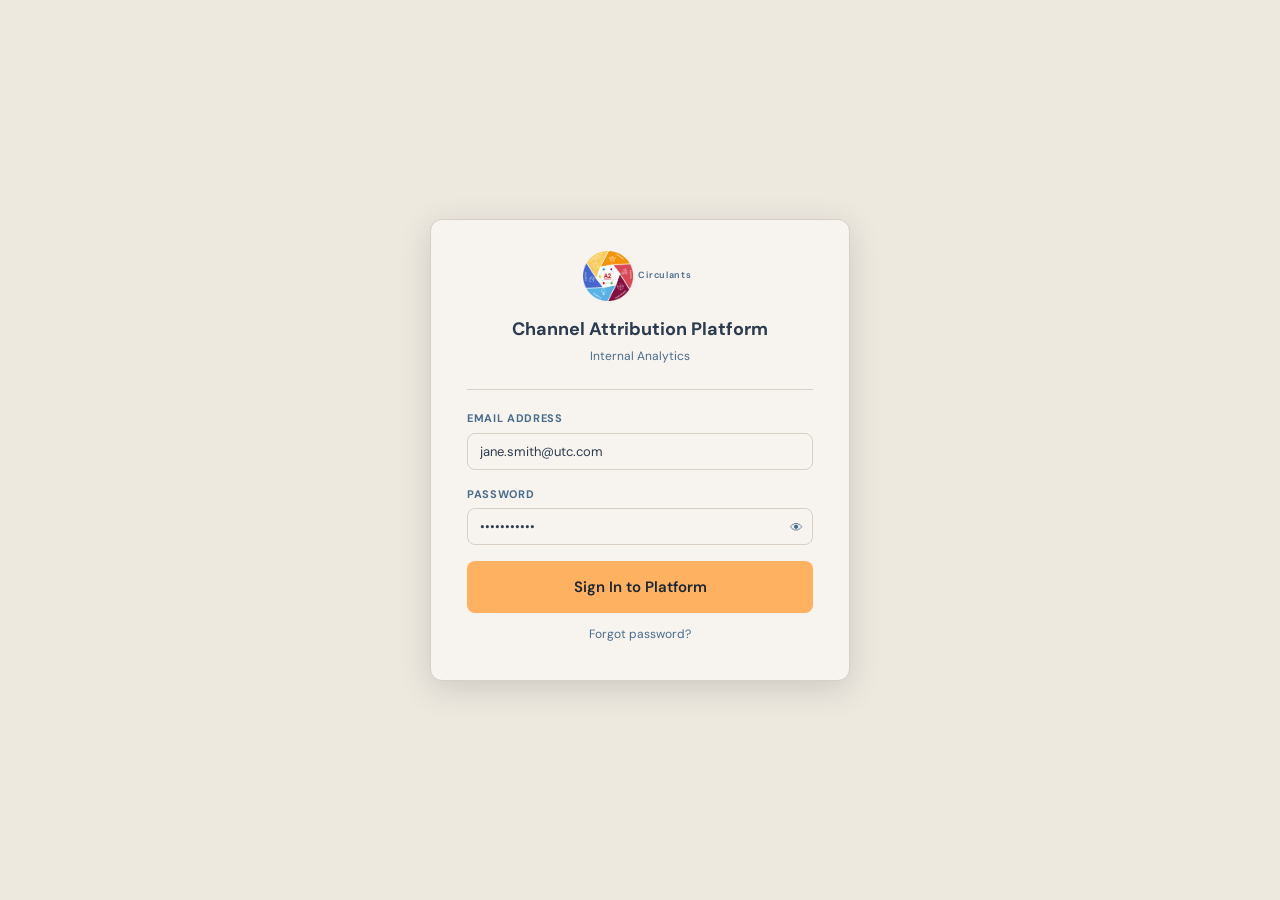
<file: frontend/index.html>
<!DOCTYPE html>
<html lang="en">

<head>
  <meta charset="UTF-8">
  <meta name="viewport" content="width=device-width, initial-scale=1.0">
  <title>UTC Channel Attribution Platform</title>
  <link rel="stylesheet" href="assets/css/main.css">
  <style>
    @keyframes spin {
      to {
        transform: rotate(360deg);
      }
    }
  </style>
</head>

<body>

  <!-- ── LOGIN SCREEN (overlays everything) ── -->
  <div id="screen-login">
    <!-- populated by JS -->
  </div>

  <!-- ── APP SHELL ── -->
  <div id="shell" class="hidden">
    <div id="app">

      <!-- NAVBAR -->
      <nav class="navbar">
        <!-- <a class="navbar-brand" href="#" onclick="return false"> -->
        <!-- <div class="navbar-logo">UTC</div> -->
        <img src="assets/img/logo.png" alt="Logo" class="navbar-logo" style="width: 40px; height: auto;">
        <span class="navbar-wordmark">Circulants</span>
        </a>
        <div class="navbar-divider"></div>
        <span class="navbar-title">Channel Attribution Platform</span>
        <div class="navbar-actions">
          <button class="navbar-btn" title="Notifications"
            onclick="toast.show('No new notifications','info')">🔔</button>
          <button class="navbar-btn" title="Documentation"
            onclick="toast.show('Opening documentation…','info')">📖</button>
          <span class="navbar-user" id="nav-user-name">Jane Smith</span>
          <div class="navbar-avatar" id="nav-avatar" title="Profile">JS</div>
          <button class="navbar-btn" title="Sign out" onclick="signOut()">⎋</button>
        </div>
      </nav>

      <!-- STEPPER -->
      <div class="stepper-bar" id="stepper-bar">
        <!-- populated by stepper.render() -->
      </div>

      <!-- BODY -->
      <div class="body-wrap">

        <!-- SIDEBAR -->
        <aside class="sidebar">
          <div class="sidebar-header">
            <button class="btn-new-scenario" onclick="appState.setStep(4);stepper.update(4)">
              + New Scenario
            </button>
          </div>
          <div class="sidebar-section-label">Scenario History</div>
          <div class="sidebar-scenarios" id="sidebar-scenarios">
            <!-- populated by sidebar.render() -->
          </div>
          <div class="sidebar-footer">
            <div class="comparison-hint" id="comparison-hint">
              Pin scenarios to compare side-by-side
            </div>
          </div>
        </aside>

        <!-- MAIN CONTENT -->
        <main class="main-content" id="main-content">
          <!-- populated by router -->
        </main>

      </div><!-- /.body-wrap -->

    </div><!-- /#app -->

    <!-- RUNNING DRAWER -->
    <div class="running-drawer" id="running-drawer">
      <span style="font-size:14px;color:var(--amber)">⏱</span>
      <div>
        <div class="running-drawer-label" id="drawer-scenario-name">Running scenario…</div>
        <div style="font-size:10px;color:var(--oatmeal)" id="drawer-message">Queued…</div>
      </div>
      <div class="running-drawer-progress">
        <div class="progress-wrap">
          <div class="progress-fill" id="drawer-progress" style="width:0%"></div>
        </div>
      </div>
      <span class="running-drawer-meta" id="drawer-elapsed">Elapsed: 00:00</span>
      <button class="running-drawer-close" onclick="runningDrawer.hide()">✕</button>
    </div>

  </div><!-- /#shell -->

  <!-- ── SCRIPTS ── -->
  <script src="data/mock-data.js"></script>
  <script src="src/state.js"></script>
  <script src="src/Ui.js"></script>
  <script src="src/charts.js"></script>
  <script src="src/Screen.js"></script>
  <script src="src/app.js"></script>

</body>

</html>
</file>
<file: frontend/assets/css/main.css>
@import url('https://fonts.googleapis.com/css2?family=DM+Sans:ital,opsz,wght@0,9..40,300;0,9..40,400;0,9..40,500;0,9..40,600;0,9..40,700;1,9..40,400&family=DM+Mono:wght@300;400;500&display=swap');

:root {
  --palladian: #EEE9DF;
  --oatmeal: #C9C1B1;
  --blue: #2C3B4D;
  --truffle: #1B2632;
  --amber: #FFB162;
  --flame: #A35139;
  --blue-mid: #4A6B8A;
  --blue-lt: #7FA3C0;
  --sand: #D8D0C4;
  --card: #F7F4EF;

  --font-main: 'DM Sans', sans-serif;
  --font-mono: 'DM Mono', monospace;

  --radius-sm: 4px;
  --radius-md: 8px;
  --radius-lg: 12px;
  --radius-pill: 999px;

  --shadow-sm: 0 1px 3px rgba(27, 38, 50, 0.08);
  --shadow-md: 0 4px 16px rgba(27, 38, 50, 0.12);
  --shadow-lg: 0 8px 32px rgba(27, 38, 50, 0.16);

  --nav-h: 52px;
  --stepper-h: 56px;
  --sidebar-w: 240px;

  --transition: 0.18s ease;
}

*,
*::before,
*::after {
  box-sizing: border-box;
  margin: 0;
  padding: 0;
}

html {
  height: 100%;
}

body {
  font-family: var(--font-main);
  background: var(--palladian);
  color: var(--blue);
  height: 100%;
  overflow: hidden;
  font-size: 14px;
  line-height: 1.5;
  -webkit-font-smoothing: antialiased;
}

/* ── SCROLLBAR ── */
::-webkit-scrollbar {
  width: 6px;
  height: 6px;
}

::-webkit-scrollbar-track {
  background: var(--palladian);
}

::-webkit-scrollbar-thumb {
  background: var(--oatmeal);
  border-radius: 3px;
}

::-webkit-scrollbar-thumb:hover {
  background: var(--blue-mid);
}

/* ── APP SHELL ── */
#app {
  display: flex;
  flex-direction: column;
  height: 100vh;
}

/* ── NAVBAR ── */
.navbar {
  height: var(--nav-h);
  background: var(--truffle);
  display: flex;
  align-items: center;
  padding: 0 20px;
  gap: 16px;
  flex-shrink: 0;
  z-index: 100;
  border-bottom: 1px solid rgba(255, 255, 255, 0.06);
}

.navbar-brand {
  display: flex;
  align-items: center;
  gap: 10px;
  text-decoration: none;
}

.navbar-logo {
  width: 28px;
  height: 28px;
  /* background: var(--amber); */
  border-radius: 6px;
  display: flex;
  align-items: center;
  justify-content: center;
  font-size: 13px;
  font-weight: 700;
  color: var(--truffle);
  flex-shrink: 0;
}

.navbar-wordmark {
  font-size: 13px;
  font-weight: 600;
  color: #fff;
  letter-spacing: 0.02em;
}

.navbar-divider {
  width: 1px;
  height: 20px;
  background: rgba(255, 255, 255, 0.15);
}

.navbar-title {
  font-size: 12px;
  color: var(--palladian);
  opacity: 0.7;
  font-weight: 500;
  flex: 1;
}

.navbar-actions {
  display: flex;
  align-items: center;
  gap: 8px;
  margin-left: auto;
}

.navbar-btn {
  width: 32px;
  height: 32px;
  background: transparent;
  border: 1px solid rgba(255, 255, 255, 0.12);
  border-radius: var(--radius-md);
  color: rgba(255, 255, 255, 0.6);
  cursor: pointer;
  display: flex;
  align-items: center;
  justify-content: center;
  font-size: 14px;
  transition: var(--transition);
}

.navbar-btn:hover {
  background: rgba(255, 255, 255, 0.08);
  color: #fff;
}

.navbar-avatar {
  width: 32px;
  height: 32px;
  background: var(--amber);
  border-radius: var(--radius-pill);
  display: flex;
  align-items: center;
  justify-content: center;
  font-size: 12px;
  font-weight: 700;
  color: var(--truffle);
  cursor: pointer;
}

.navbar-user {
  font-size: 12px;
  color: rgba(255, 255, 255, 0.6);
}

/* ── STEPPER ── */
.stepper-bar {
  height: var(--stepper-h);
  background: var(--card);
  border-bottom: 1px solid var(--sand);
  display: flex;
  align-items: center;
  padding: 0 20px;
  gap: 0;
  flex-shrink: 0;
  overflow-x: auto;
  overflow-y: hidden;
}

.stepper-bar::-webkit-scrollbar {
  height: 0;
}

.step-item {
  display: flex;
  align-items: center;
  gap: 0;
  flex-shrink: 0;
  cursor: pointer;
}

.step-inner {
  display: flex;
  align-items: center;
  gap: 8px;
  padding: 4px 8px;
  border-radius: var(--radius-md);
  transition: var(--transition);
}

.step-item:not(.locked) .step-inner:hover {
  background: var(--palladian);
}

.step-dot {
  width: 26px;
  height: 26px;
  border-radius: var(--radius-pill);
  display: flex;
  align-items: center;
  justify-content: center;
  font-size: 11px;
  font-weight: 700;
  flex-shrink: 0;
  transition: var(--transition);
}

.step-item.completed .step-dot {
  background: var(--amber);
  color: var(--truffle);
}

.step-item.active .step-dot {
  background: var(--blue);
  color: #fff;
  box-shadow: 0 0 0 3px rgba(44, 59, 77, 0.2);
}

.step-item.upcoming .step-dot {
  background: var(--oatmeal);
  color: var(--blue-mid);
}

.step-item.locked .step-dot {
  background: var(--sand);
  color: var(--oatmeal);
}

.step-label {
  font-size: 11px;
  color: var(--blue-mid);
  font-weight: 500;
  white-space: nowrap;
}

.step-item.active .step-label {
  color: var(--blue);
  font-weight: 700;
}

.step-item.completed .step-label {
  color: var(--blue-mid);
}

.step-item.locked .step-label {
  color: var(--oatmeal);
}

.step-connector {
  width: 24px;
  height: 2px;
  background: var(--sand);
  flex-shrink: 0;
  margin: 0 2px;
}

.step-item.completed+.step-connector {
  background: var(--amber);
}

/* ── BODY LAYOUT ── */
.body-wrap {
  display: flex;
  flex: 1;
  overflow: hidden;
}

/* ── SIDEBAR ── */
.sidebar {
  width: var(--sidebar-w);
  background: var(--card);
  border-right: 1px solid var(--sand);
  display: flex;
  flex-direction: column;
  flex-shrink: 0;
  overflow: hidden;
}

.sidebar-header {
  padding: 14px 14px 10px;
  border-bottom: 1px solid var(--sand);
}

.btn-new-scenario {
  display: flex;
  align-items: center;
  justify-content: center;
  gap: 6px;
  width: 100%;
  padding: 9px 12px;
  background: var(--amber);
  color: var(--truffle);
  border: none;
  border-radius: var(--radius-md);
  font-size: 13px;
  font-weight: 700;
  font-family: var(--font-main);
  cursor: pointer;
  transition: var(--transition);
}

.btn-new-scenario:hover {
  background: #ffb94d;
  transform: translateY(-1px);
  box-shadow: var(--shadow-sm);
}

.sidebar-section-label {
  font-size: 10px;
  font-weight: 700;
  letter-spacing: 0.1em;
  text-transform: uppercase;
  color: var(--blue-mid);
  padding: 10px 14px 6px;
}

.sidebar-scenarios {
  flex: 1;
  overflow-y: auto;
  padding: 0 8px;
}

.scenario-card {
  padding: 10px 10px 8px;
  border-radius: var(--radius-md);
  margin-bottom: 4px;
  cursor: pointer;
  transition: var(--transition);
  border: 1px solid transparent;
  position: relative;
}

.scenario-card:hover {
  background: var(--palladian);
  border-color: var(--sand);
}

.scenario-card.active {
  background: var(--palladian);
  border-color: var(--oatmeal);
}

.scenario-card-header {
  display: flex;
  align-items: flex-start;
  justify-content: space-between;
  gap: 6px;
}

.scenario-product-pill {
  font-size: 9px;
  font-weight: 700;
  letter-spacing: 0.06em;
  padding: 2px 6px;
  border-radius: var(--radius-pill);
  background: var(--amber);
  color: var(--truffle);
  flex-shrink: 0;
  margin-top: 1px;
}

.scenario-product-pill.remodulin {
  background: var(--blue);
  color: #fff;
}

.scenario-product-pill.orenitram {
  background: var(--blue-mid);
  color: #fff;
}

.scenario-product-pill.treprostinil {
  background: var(--blue-lt);
  color: var(--truffle);
}

.scenario-name {
  font-size: 12px;
  font-weight: 600;
  color: var(--blue);
  line-height: 1.3;
  flex: 1;
}

.scenario-meta {
  font-size: 10px;
  color: var(--blue-mid);
  margin-top: 3px;
}

.scenario-footer {
  display: flex;
  align-items: center;
  justify-content: space-between;
  margin-top: 6px;
}

.status-badge {
  font-size: 9px;
  font-weight: 700;
  letter-spacing: 0.06em;
  padding: 2px 8px;
  border-radius: var(--radius-pill);
  text-transform: uppercase;
  border: 1px solid;
  display: inline-flex;
  align-items: center;
  gap: 4px;
}

.status-badge.success {
  background: #FFF3E0;
  color: var(--amber);
  border-color: var(--amber);
}

.status-badge.running {
  background: #EAF0F6;
  color: var(--blue-mid);
  border-color: var(--blue-mid);
}

.status-badge.queued {
  background: var(--palladian);
  color: var(--blue-mid);
  border-color: var(--oatmeal);
}

.status-badge.failed {
  background: #F9EBE8;
  color: var(--flame);
  border-color: var(--flame);
}

.status-dot {
  width: 6px;
  height: 6px;
  border-radius: 50%;
  background: currentColor;
}

.status-badge.running .status-dot {
  animation: pulse-dot 1.2s ease-in-out infinite;
}

@keyframes pulse-dot {

  0%,
  100% {
    opacity: 1;
  }

  50% {
    opacity: 0.3;
  }
}

.pin-btn {
  width: 22px;
  height: 22px;
  background: transparent;
  border: 1px solid var(--sand);
  border-radius: var(--radius-sm);
  cursor: pointer;
  display: flex;
  align-items: center;
  justify-content: center;
  font-size: 10px;
  color: var(--blue-mid);
  transition: var(--transition);
}

.pin-btn:hover {
  background: var(--palladian);
  border-color: var(--amber);
  color: var(--amber);
}

.pin-btn.pinned {
  background: var(--amber);
  border-color: var(--amber);
  color: var(--truffle);
}

.sidebar-footer {
  padding: 10px 14px;
  border-top: 1px solid var(--sand);
  display: flex;
  align-items: center;
  justify-content: space-between;
}

.comparison-hint {
  font-size: 10px;
  color: var(--blue-mid);
  line-height: 1.4;
}

.comparison-hint a {
  color: var(--amber);
  text-decoration: none;
  font-weight: 600;
  cursor: pointer;
}

/* ── MAIN CONTENT ── */
.main-content {
  flex: 1;
  overflow-y: auto;
  overflow-x: hidden;
  padding: 24px;
  position: relative;
}

/* ── PAGE HEADER ── */
.page-header {
  display: flex;
  align-items: flex-start;
  justify-content: space-between;
  margin-bottom: 20px;
  gap: 16px;
  flex-wrap: wrap;
}

.page-header-left h1 {
  font-size: 22px;
  font-weight: 700;
  color: var(--blue);
  line-height: 1.2;
}

.page-header-left .meta-pills {
  display: flex;
  flex-wrap: wrap;
  gap: 6px;
  margin-top: 8px;
}

.meta-pill {
  font-size: 11px;
  font-weight: 500;
  padding: 3px 10px;
  border-radius: var(--radius-pill);
  background: var(--palladian);
  color: var(--blue-mid);
  border: 1px solid var(--sand);
}

.meta-pill.product {
  background: var(--amber);
  color: var(--truffle);
  font-weight: 700;
  border-color: var(--amber);
}

.page-header-actions {
  display: flex;
  gap: 8px;
  flex-shrink: 0;
  flex-wrap: wrap;
}

/* ── BUTTONS ── */
.btn {
  display: inline-flex;
  align-items: center;
  gap: 6px;
  padding: 8px 16px;
  border-radius: var(--radius-md);
  font-size: 13px;
  font-weight: 600;
  font-family: var(--font-main);
  cursor: pointer;
  transition: var(--transition);
  border: 1px solid transparent;
  white-space: nowrap;
  text-decoration: none;
}

.btn-primary {
  background: var(--amber);
  color: var(--truffle);
}

.btn-primary:hover {
  background: #ffb94d;
  transform: translateY(-1px);
  box-shadow: var(--shadow-sm);
}

.btn-primary:disabled {
  background: var(--oatmeal);
  color: var(--blue-mid);
  cursor: not-allowed;
  transform: none;
}

.btn-outline {
  background: transparent;
  color: var(--blue-mid);
  border-color: var(--oatmeal);
}

.btn-outline:hover {
  border-color: var(--blue-mid);
  color: var(--blue);
  background: var(--palladian);
}

.btn-ghost {
  background: transparent;
  color: var(--blue-mid);
  border: none;
}

.btn-ghost:hover {
  color: var(--blue);
  background: var(--palladian);
}

.btn-danger {
  background: transparent;
  color: var(--flame);
  border-color: var(--flame);
}

.btn-danger:hover {
  background: #F9EBE8;
}

.btn-sm {
  padding: 5px 10px;
  font-size: 11px;
}

.btn-lg {
  padding: 12px 24px;
  font-size: 14px;
  height: 48px;
}

.btn-full {
  width: 100%;
  justify-content: center;
}

.btn-xl {
  padding: 14px 24px;
  font-size: 15px;
  height: 52px;
}

/* ── CARDS ── */
.card {
  background: var(--card);
  border: 1px solid var(--sand);
  border-radius: var(--radius-lg);
  padding: 20px;
}

.card-sm {
  padding: 14px 16px;
}

.card-header {
  display: flex;
  align-items: center;
  justify-content: space-between;
  margin-bottom: 14px;
}

.card-title {
  font-size: 12px;
  font-weight: 700;
  letter-spacing: 0.06em;
  text-transform: uppercase;
  color: var(--blue-mid);
}

.card-title-lg {
  font-size: 14px;
  font-weight: 700;
  color: var(--blue);
  text-transform: none;
  letter-spacing: 0;
}

/* ── KPI CARDS ── */
.kpi-grid {
  display: grid;
  grid-template-columns: repeat(4, 1fr);
  gap: 14px;
  margin-bottom: 20px;
}

.kpi-card {
  background: var(--card);
  border: 1px solid var(--sand);
  border-radius: var(--radius-lg);
  padding: 18px 20px;
  position: relative;
  overflow: hidden;
  transition: var(--transition);
}

.kpi-card::before {
  content: '';
  position: absolute;
  top: 0;
  left: 0;
  right: 0;
  height: 3px;
  background: var(--amber);
}

.kpi-card:nth-child(2)::before {
  background: var(--blue);
}

.kpi-card:nth-child(3)::before {
  background: var(--blue-mid);
}

.kpi-card:nth-child(4)::before {
  background: var(--blue-lt);
}

.kpi-card:hover {
  transform: translateY(-2px);
  box-shadow: var(--shadow-md);
}

.kpi-label {
  font-size: 10px;
  font-weight: 700;
  letter-spacing: 0.1em;
  text-transform: uppercase;
  color: var(--blue-mid);
  margin-bottom: 8px;
}

.kpi-value {
  font-size: 28px;
  font-weight: 700;
  color: var(--blue);
  line-height: 1;
  font-variant-numeric: tabular-nums;
}

.kpi-sub {
  font-size: 11px;
  color: var(--blue-mid);
  margin-top: 4px;
}

/* ── FORMS ── */
.form-group {
  margin-bottom: 16px;
}

.form-label {
  display: block;
  font-size: 11px;
  font-weight: 700;
  letter-spacing: 0.06em;
  text-transform: uppercase;
  color: var(--blue-mid);
  margin-bottom: 6px;
}

.form-input {
  width: 100%;
  padding: 9px 12px;
  background: var(--card);
  border: 1px solid var(--sand);
  border-radius: var(--radius-md);
  font-size: 13px;
  font-family: var(--font-main);
  color: var(--blue);
  transition: var(--transition);
  outline: none;
  appearance: none;
}

.form-input:focus {
  border-color: var(--blue-mid);
  box-shadow: 0 0 0 3px rgba(74, 107, 138, 0.12);
}

.form-input::placeholder {
  color: var(--oatmeal);
}

.form-input.error {
  border-color: var(--flame);
}

.form-input:read-only {
  background: var(--palladian);
  color: var(--blue-mid);
}

.form-row {
  display: grid;
  grid-template-columns: 1fr 1fr;
  gap: 12px;
}

.form-error {
  font-size: 11px;
  color: var(--flame);
  margin-top: 4px;
}

/* ── PILL SELECTOR ── */
.pill-selector {
  display: flex;
  gap: 8px;
  flex-wrap: wrap;
}

.pill-option {
  padding: 6px 14px;
  border-radius: var(--radius-pill);
  border: 1px solid var(--oatmeal);
  background: var(--card);
  color: var(--blue-mid);
  font-size: 12px;
  font-weight: 600;
  font-family: var(--font-main);
  cursor: pointer;
  transition: var(--transition);
}

.pill-option:hover {
  border-color: var(--blue-mid);
  color: var(--blue);
}

.pill-option.selected {
  background: var(--amber);
  color: var(--truffle);
  border-color: var(--amber);
}

/* ── CARD SELECTOR ── */
.card-selector {
  display: grid;
  gap: 10px;
}

.card-selector.cols-3 {
  grid-template-columns: repeat(3, 1fr);
}

.card-selector.cols-4 {
  grid-template-columns: repeat(4, 1fr);
}

.card-option {
  padding: 14px;
  border-radius: var(--radius-md);
  border: 2px solid var(--sand);
  background: var(--card);
  cursor: pointer;
  transition: var(--transition);
  text-align: left;
}

.card-option:hover {
  border-color: var(--blue-mid);
  background: var(--palladian);
}

.card-option.selected {
  border-color: var(--amber);
  background: #FFF8F0;
}

.card-option-icon {
  font-size: 20px;
  margin-bottom: 6px;
}

.card-option-title {
  font-size: 13px;
  font-weight: 700;
  color: var(--blue);
}

.card-option-desc {
  font-size: 11px;
  color: var(--blue-mid);
  margin-top: 3px;
  line-height: 1.4;
}

/* ── DATA TABLE ── */
.data-table-wrap {
  overflow-x: auto;
  border-radius: var(--radius-md);
  border: 1px solid var(--sand);
}

.data-table {
  width: 100%;
  border-collapse: collapse;
  font-size: 13px;
  background: var(--card);
}

.data-table th {
  background: var(--truffle);
  color: var(--palladian);
  font-size: 10px;
  font-weight: 700;
  text-transform: uppercase;
  letter-spacing: 0.08em;
  padding: 10px 14px;
  white-space: nowrap;
  text-align: left;
}

.data-table th:first-child {
  border-radius: var(--radius-md) 0 0 0;
}

.data-table th:last-child {
  border-radius: 0 var(--radius-md) 0 0;
}

.data-table td {
  padding: 9px 14px;
  border-bottom: 1px solid var(--sand);
  color: var(--blue);
  vertical-align: middle;
}

.data-table tr:last-child td {
  border-bottom: none;
}

.data-table tr:hover td {
  background: var(--palladian);
}

.data-table tr.highlight td {
  border-left: 3px solid var(--amber);
}

/* ── INLINE BAR ── */
.inline-bar-wrap {
  display: flex;
  align-items: center;
  gap: 8px;
}

.inline-bar-track {
  flex: 1;
  background: var(--oatmeal);
  border-radius: var(--radius-pill);
  height: 6px;
  min-width: 60px;
  overflow: hidden;
}

.inline-bar-fill {
  height: 6px;
  border-radius: var(--radius-pill);
  background: var(--amber);
  transition: width 0.6s cubic-bezier(0.34, 1.56, 0.64, 1);
}

.inline-bar-fill.blue {
  background: var(--blue);
}

.inline-bar-fill.blue-mid {
  background: var(--blue-mid);
}

.inline-bar-val {
  font-size: 13px;
  font-weight: 700;
  color: var(--blue);
  min-width: 36px;
  text-align: right;
}

/* ── PROGRESS BAR ── */
.progress-wrap {
  background: var(--oatmeal);
  border-radius: var(--radius-pill);
  height: 6px;
  overflow: hidden;
}

.progress-fill {
  height: 6px;
  border-radius: var(--radius-pill);
  background: var(--amber);
  transition: width 0.4s ease;
  position: relative;
  overflow: hidden;
}

.progress-fill::after {
  content: '';
  position: absolute;
  top: 0;
  left: -100%;
  width: 100%;
  height: 100%;
  background: linear-gradient(90deg, transparent, rgba(255, 255, 255, 0.4), transparent);
  animation: shimmer 1.5s ease infinite;
}

@keyframes shimmer {
  to {
    left: 200%;
  }
}

/* ── TABS ── */
.tabs {
  display: flex;
  gap: 0;
  border-bottom: 2px solid var(--sand);
  margin-bottom: 16px;
}

.tab-btn {
  padding: 10px 16px;
  font-size: 13px;
  font-weight: 600;
  font-family: var(--font-main);
  color: var(--blue-mid);
  background: transparent;
  border: none;
  border-bottom: 2px solid transparent;
  cursor: pointer;
  transition: var(--transition);
  margin-bottom: -2px;
}

.tab-btn:hover {
  color: var(--blue);
}

.tab-btn.active {
  color: var(--blue);
  border-bottom-color: var(--amber);
}

/* ── FILTER CHIPS ── */
.filter-chips {
  display: flex;
  gap: 6px;
  flex-wrap: wrap;
  margin-bottom: 14px;
}

.chip {
  padding: 5px 12px;
  border-radius: var(--radius-pill);
  border: 1px solid var(--oatmeal);
  background: var(--card);
  font-size: 11px;
  font-weight: 600;
  color: var(--blue-mid);
  cursor: pointer;
  transition: var(--transition);
  font-family: var(--font-main);
}

.chip:hover {
  border-color: var(--blue-mid);
  color: var(--blue);
}

.chip.active {
  background: var(--amber);
  color: var(--truffle);
  border-color: var(--amber);
}

/* ── CALLOUT ── */
.callout {
  padding: 14px 16px;
  border-radius: var(--radius-md);
  border-left: 4px solid var(--blue-mid);
  background: var(--palladian);
  font-size: 12px;
  color: var(--blue-mid);
  line-height: 1.6;
  margin-top: 12px;
}

.callout.amber {
  border-color: var(--amber);
  background: #FFF8F0;
  color: var(--blue);
}

.callout.flame {
  border-color: var(--flame);
  background: #F9EBE8;
  color: var(--blue);
}

.callout.success {
  border-color: var(--amber);
}

.callout-icon {
  font-size: 14px;
  margin-right: 4px;
}

.callout strong {
  font-weight: 700;
}

/* ── TOAST ── */
.toast-container {
  position: fixed;
  bottom: 20px;
  right: 20px;
  display: flex;
  flex-direction: column;
  gap: 8px;
  z-index: 9999;
  pointer-events: none;
}

.toast {
  padding: 12px 16px;
  border-radius: var(--radius-md);
  font-size: 13px;
  font-weight: 500;
  display: flex;
  align-items: center;
  gap: 8px;
  box-shadow: var(--shadow-lg);
  animation: toast-in 0.3s ease;
  pointer-events: auto;
  max-width: 320px;
}

@keyframes toast-in {
  from {
    opacity: 0;
    transform: translateY(12px);
  }

  to {
    opacity: 1;
    transform: translateY(0);
  }
}

.toast.success {
  background: var(--truffle);
  color: #fff;
}

.toast.success .toast-icon {
  color: var(--amber);
}

.toast.error {
  background: var(--flame);
  color: #fff;
}

.toast.info {
  background: var(--blue);
  color: #fff;
}

/* ── MODAL / OVERLAY ── */
.overlay {
  position: fixed;
  inset: 0;
  background: rgba(27, 38, 50, 0.7);
  display: flex;
  align-items: center;
  justify-content: center;
  z-index: 500;
  animation: fade-in 0.2s ease;
}

@keyframes fade-in {
  from {
    opacity: 0;
  }

  to {
    opacity: 1;
  }
}

.modal {
  background: var(--card);
  border-radius: var(--radius-lg);
  padding: 28px;
  width: 100%;
  max-width: 480px;
  box-shadow: var(--shadow-lg);
  animation: modal-in 0.25s ease;
  max-height: 90vh;
  overflow-y: auto;
}

@keyframes modal-in {
  from {
    opacity: 0;
    transform: translateY(-16px) scale(0.97);
  }

  to {
    opacity: 1;
    transform: none;
  }
}

.modal-header {
  margin-bottom: 20px;
}

.modal-title {
  font-size: 18px;
  font-weight: 700;
  color: var(--blue);
}

.modal-close {
  position: absolute;
  top: 14px;
  right: 14px;
  width: 28px;
  height: 28px;
  border: none;
  background: var(--palladian);
  border-radius: var(--radius-md);
  cursor: pointer;
  color: var(--blue-mid);
  display: flex;
  align-items: center;
  justify-content: center;
}

/* ── RUNNING DRAWER ── */
.running-drawer {
  position: fixed;
  bottom: 0;
  left: var(--sidebar-w);
  right: 0;
  background: var(--truffle);
  border-top: 2px solid var(--amber);
  padding: 14px 24px;
  z-index: 200;
  display: flex;
  align-items: center;
  gap: 16px;
  transform: translateY(100%);
  transition: transform 0.35s cubic-bezier(0.34, 1.56, 0.64, 1);
}

.running-drawer.visible {
  transform: translateY(0);
}

.running-drawer-label {
  font-size: 12px;
  font-weight: 600;
  color: #fff;
  white-space: nowrap;
}

.running-drawer-progress {
  flex: 1;
}

.running-drawer-meta {
  font-size: 11px;
  color: var(--oatmeal);
  white-space: nowrap;
}

.running-drawer-close {
  width: 24px;
  height: 24px;
  border: 1px solid rgba(255, 255, 255, 0.2);
  background: transparent;
  border-radius: var(--radius-sm);
  color: rgba(255, 255, 255, 0.6);
  cursor: pointer;
  display: flex;
  align-items: center;
  justify-content: center;
  font-size: 12px;
}

/* ── SANKEY / CHART CONTAINERS ── */
.chart-container {
  position: relative;
  width: 100%;
}

.chart-placeholder {
  background: var(--palladian);
  border-radius: var(--radius-md);
  display: flex;
  align-items: center;
  justify-content: center;
  color: var(--blue-mid);
  font-size: 13px;
  border: 1px dashed var(--oatmeal);
}

/* ── GRID HELPERS ── */
.grid-2 {
  display: grid;
  grid-template-columns: 1fr 1fr;
  gap: 16px;
}

.grid-3 {
  display: grid;
  grid-template-columns: 1fr 1fr 1fr;
  gap: 16px;
}

.grid-2-3 {
  display: grid;
  grid-template-columns: 2fr 3fr;
  gap: 16px;
}

.grid-3-2 {
  display: grid;
  grid-template-columns: 3fr 2fr;
  gap: 16px;
}

.grid-1-2 {
  display: grid;
  grid-template-columns: 1fr 2fr;
  gap: 16px;
}

.grid-2-1 {
  display: grid;
  grid-template-columns: 2fr 1fr;
  gap: 16px;
}

/* ── SEPARATOR ── */
.sep {
  height: 1px;
  background: var(--sand);
  margin: 16px 0;
}

/* ── EMPTY STATE ── */
.empty-state {
  display: flex;
  flex-direction: column;
  align-items: center;
  justify-content: center;
  padding: 48px 24px;
  text-align: center;
}

.empty-state-icon {
  font-size: 40px;
  margin-bottom: 12px;
  opacity: 0.5;
}

.empty-state-title {
  font-size: 15px;
  font-weight: 700;
  color: var(--blue);
  margin-bottom: 6px;
}

.empty-state-desc {
  font-size: 13px;
  color: var(--blue-mid);
  line-height: 1.6;
  max-width: 280px;
}

/* ── ANIMATIONS ── */
.fade-in {
  animation: fade-in 0.3s ease;
}

.slide-up {
  animation: slide-up 0.3s ease;
}

@keyframes slide-up {
  from {
    opacity: 0;
    transform: translateY(12px);
  }

  to {
    opacity: 1;
    transform: none;
  }
}

.stagger>* {
  animation: slide-up 0.3s ease;
}

.stagger>*:nth-child(1) {
  animation-delay: 0.05s;
  animation-fill-mode: both;
}

.stagger>*:nth-child(2) {
  animation-delay: 0.1s;
  animation-fill-mode: both;
}

.stagger>*:nth-child(3) {
  animation-delay: 0.15s;
  animation-fill-mode: both;
}

.stagger>*:nth-child(4) {
  animation-delay: 0.2s;
  animation-fill-mode: both;
}

.stagger>*:nth-child(5) {
  animation-delay: 0.25s;
  animation-fill-mode: both;
}

.stagger>*:nth-child(6) {
  animation-delay: 0.3s;
  animation-fill-mode: both;
}

/* ── SKELETON ── */
.skeleton {
  background: linear-gradient(90deg, var(--oatmeal) 25%, var(--sand) 50%, var(--oatmeal) 75%);
  background-size: 200% 100%;
  animation: skeleton-shimmer 1.5s ease-in-out infinite;
  border-radius: var(--radius-sm);
}

@keyframes skeleton-shimmer {
  0% {
    background-position: 200% 0;
  }

  100% {
    background-position: -200% 0;
  }
}

/* ── STATUS TIMELINE ── */
.status-timeline {
  display: flex;
  flex-direction: column;
  gap: 0;
}

.timeline-item {
  display: flex;
  gap: 12px;
  padding-bottom: 14px;
  position: relative;
}

.timeline-item:not(:last-child)::before {
  content: '';
  position: absolute;
  left: 9px;
  top: 22px;
  bottom: 0;
  width: 2px;
  background: var(--sand);
}

.timeline-item.done::before {
  background: var(--amber);
}

.timeline-dot {
  width: 20px;
  height: 20px;
  border-radius: 50%;
  display: flex;
  align-items: center;
  justify-content: center;
  flex-shrink: 0;
  font-size: 9px;
  z-index: 1;
}

.timeline-item.done .timeline-dot {
  background: var(--amber);
  color: var(--truffle);
}

.timeline-item.current .timeline-dot {
  background: var(--blue-mid);
  color: #fff;
}

.timeline-item.pending .timeline-dot {
  background: var(--sand);
  color: var(--oatmeal);
}

.timeline-text {
  padding-top: 1px;
}

.timeline-label {
  font-size: 12px;
  font-weight: 600;
  color: var(--blue);
}

.timeline-time {
  font-size: 10px;
  color: var(--blue-mid);
  font-family: var(--font-mono);
}

/* ── HEATMAP ── */
.heatmap-wrap {
  overflow-x: auto;
}

.heatmap-table {
  width: 100%;
  border-collapse: collapse;
  font-size: 11px;
}

.heatmap-table th {
  padding: 6px 10px;
  text-align: center;
  font-size: 9px;
  font-weight: 700;
  letter-spacing: 0.06em;
  text-transform: uppercase;
  color: var(--palladian);
  background: var(--truffle);
  white-space: nowrap;
}

.heatmap-table th:first-child {
  text-align: left;
}

.heatmap-table td {
  padding: 7px 10px;
  text-align: center;
  font-size: 11px;
  font-weight: 600;
  border: 1px solid var(--sand);
  transition: var(--transition);
  cursor: default;
  position: relative;
}

.heatmap-table td:first-child {
  text-align: left;
  font-size: 11px;
  font-weight: 600;
  color: var(--blue);
  padding-left: 12px;
  white-space: nowrap;
  min-width: 160px;
  background: var(--card) !important;
}

.heatmap-table td:hover {
  opacity: 0.85;
}

/* ── DELTA TABLE ── */
.delta-positive {
  color: var(--amber);
  font-weight: 700;
}

.delta-negative {
  color: var(--flame);
  font-weight: 700;
}

.delta-neutral {
  color: var(--blue-mid);
  font-weight: 500;
}

/* ── WATERFALL ── */
.waterfall-bar-positive {
  background: var(--amber);
}

.waterfall-bar-negative {
  background: var(--flame);
}

/* ── SECTION HEADING ── */
.section-heading {
  font-size: 13px;
  font-weight: 700;
  letter-spacing: 0.04em;
  color: var(--blue);
  margin-bottom: 12px;
  display: flex;
  align-items: center;
  gap: 8px;
}

.section-heading::after {
  content: '';
  flex: 1;
  height: 1px;
  background: var(--sand);
}

/* ── RUNNING STATUS WIDGET ── */
.running-widget {
  display: flex;
  align-items: center;
  gap: 10px;
  padding: 8px 14px;
  background: var(--card);
  border: 1px solid var(--sand);
  border-radius: var(--radius-md);
  font-size: 12px;
}

.running-widget.ready {
  border-color: var(--amber);
  background: #FFF8F0;
  cursor: pointer;
}

.running-widget.ready:hover {
  background: #FFF3E0;
}

/* ── LOGIN ── */
#screen-login {
  position: fixed;
  inset: 0;
  background: var(--palladian);
  display: flex;
  align-items: center;
  justify-content: center;
  z-index: 999;
  animation: fade-in 0.4s ease;
}

.login-card {
  width: 420px;
  background: var(--card);
  border: 1px solid var(--sand);
  border-radius: var(--radius-lg);
  padding: 36px;
  box-shadow: var(--shadow-lg);
  animation: modal-in 0.4s ease;
}

.login-logo-wrap {
  display: flex;
  align-items: center;
  justify-content: center;
  gap: 10px;
  margin-bottom: 20px;
}

.login-logo {
  width: 40px;
  height: 40px;
  background: var(--truffle);
  border-radius: 10px;
  display: flex;
  align-items: center;
  justify-content: center;
}

.login-logo svg {
  width: 22px;
  height: 22px;
  fill: var(--amber);
}

.login-title {
  font-size: 18px;
  font-weight: 700;
  color: var(--blue);
  text-align: center;
}

.login-sub {
  font-size: 12px;
  color: var(--blue-mid);
  text-align: center;
  margin-top: 4px;
  margin-bottom: 24px;
}

.login-sep {
  height: 1px;
  background: var(--sand);
  margin: 0 0 20px;
}

.login-footer {
  text-align: center;
  font-size: 10px;
  color: var(--oatmeal);
  margin-top: 16px;
}

.login-error-banner {
  background: var(--flame);
  color: #fff;
  padding: 10px 14px;
  border-radius: var(--radius-md);
  font-size: 12px;
  font-weight: 500;
  margin-bottom: 14px;
  display: none;
  animation: shake 0.4s ease;
}

@keyframes shake {

  0%,
  100% {
    transform: translateX(0);
  }

  20%,
  60% {
    transform: translateX(-6px);
  }

  40%,
  80% {
    transform: translateX(6px);
  }
}

.login-error-banner.show {
  display: block;
}

/* ── MISC ── */
.mono {
  font-family: var(--font-mono);
}

.text-amber {
  color: var(--amber);
}

.text-flame {
  color: var(--flame);
}

.text-blue-mid {
  color: var(--blue-mid);
}

.text-blue {
  color: var(--blue);
}

.font-bold {
  font-weight: 700;
}

.font-sm {
  font-size: 11px;
}

.font-xs {
  font-size: 10px;
}

.mt-4 {
  margin-top: 4px;
}

.mt-8 {
  margin-top: 8px;
}

.mt-12 {
  margin-top: 12px;
}

.mt-16 {
  margin-top: 16px;
}

.mt-20 {
  margin-top: 20px;
}

.mb-4 {
  margin-bottom: 4px;
}

.mb-8 {
  margin-bottom: 8px;
}

.mb-12 {
  margin-bottom: 12px;
}

.mb-16 {
  margin-bottom: 16px;
}

.mb-20 {
  margin-bottom: 20px;
}

.gap-8 {
  gap: 8px;
}

.flex {
  display: flex;
}

.flex-col {
  flex-direction: column;
}

.items-center {
  align-items: center;
}

.justify-between {
  justify-content: space-between;
}

.flex-1 {
  flex: 1;
}

.text-right {
  text-align: right;
}

.hidden {
  display: none !important;
}

.w-full {
  width: 100%;
}

/* ── EXPORT ── */
.export-section-list {
  display: flex;
  flex-direction: column;
  gap: 8px;
}

.export-section-item {
  display: flex;
  align-items: center;
  gap: 10px;
  padding: 10px 12px;
  border-radius: var(--radius-md);
  border: 1px solid var(--sand);
  background: var(--palladian);
  cursor: pointer;
  transition: var(--transition);
}

.export-section-item:hover {
  border-color: var(--oatmeal);
}

.export-section-item.checked {
  background: var(--card);
  border-color: var(--amber);
}

.export-checkbox {
  width: 16px;
  height: 16px;
  border-radius: 3px;
  border: 2px solid var(--oatmeal);
  display: flex;
  align-items: center;
  justify-content: center;
  flex-shrink: 0;
  transition: var(--transition);
}

.export-section-item.checked .export-checkbox {
  background: var(--amber);
  border-color: var(--amber);
}

.export-checkbox-check {
  font-size: 9px;
  color: var(--truffle);
  display: none;
}

.export-section-item.checked .export-checkbox-check {
  display: block;
}

.export-section-name {
  font-size: 12px;
  font-weight: 600;
  color: var(--blue);
}

.export-section-desc {
  font-size: 10px;
  color: var(--blue-mid);
}

/* ── PREVIEW PAGES ── */
.preview-pages {
  display: flex;
  flex-direction: column;
  gap: 10px;
}

.preview-page {
  background: #fff;
  border: 1px solid var(--sand);
  border-radius: 4px;
  padding: 12px;
  transform-origin: top center;
  box-shadow: var(--shadow-sm);
}

.preview-page-cover {
  background: var(--truffle);
  padding: 16px;
  text-align: center;
  border-radius: 4px;
}

.preview-page-title {
  font-size: 9px;
  color: var(--palladian);
  font-weight: 700;
  letter-spacing: 0.1em;
  text-transform: uppercase;
}

.preview-page-subtitle {
  font-size: 7px;
  color: var(--oatmeal);
  margin-top: 4px;
}

/* ── COMPARISON CONTROL BAR ── */
.compare-bar {
  background: var(--card);
  border: 1px solid var(--sand);
  border-radius: var(--radius-lg);
  padding: 12px 16px;
  display: flex;
  align-items: center;
  gap: 12px;
  flex-wrap: wrap;
  margin-bottom: 16px;
}

.compare-bar-section {
  display: flex;
  align-items: center;
  gap: 6px;
}

.compare-bar-label {
  font-size: 10px;
  font-weight: 700;
  text-transform: uppercase;
  letter-spacing: 0.08em;
  color: var(--blue-mid);
}

.compare-select {
  padding: 5px 10px;
  border: 1px solid var(--oatmeal);
  border-radius: var(--radius-md);
  font-size: 12px;
  font-family: var(--font-main);
  color: var(--blue);
  background: var(--palladian);
  cursor: pointer;
  outline: none;
}

.compare-select:focus {
  border-color: var(--amber);
}

/* ── MODE TOGGLE ── */
.mode-toggle {
  display: flex;
  background: var(--palladian);
  border-radius: var(--radius-md);
  padding: 2px;
  gap: 2px;
}

.mode-btn {
  padding: 5px 10px;
  border-radius: 5px;
  border: none;
  font-size: 11px;
  font-weight: 600;
  font-family: var(--font-main);
  color: var(--blue-mid);
  background: transparent;
  cursor: pointer;
  transition: var(--transition);
}

.mode-btn.active {
  background: var(--amber);
  color: var(--truffle);
}

/* ── SCHEMA TABLE ── */
.schema-row {
  cursor: pointer;
}

.schema-row-expanded td {
  border-bottom: none;
}

.schema-detail {
  background: var(--palladian);
  padding: 10px 14px;
  font-size: 12px;
  color: var(--blue-mid);
  line-height: 1.6;
}

.schema-category-pill {
  font-size: 9px;
  font-weight: 700;
  padding: 2px 7px;
  border-radius: var(--radius-pill);
  text-transform: uppercase;
  letter-spacing: 0.06em;
}

.cat-attribution {
  background: #FFF3E0;
  color: var(--amber);
}

.cat-hcp {
  background: #EAF0F6;
  color: var(--blue-mid);
}

.cat-touchpoints {
  background: #E8EEF4;
  color: var(--blue-lt);
}

.cat-prescribers {
  background: #E8F0F5;
  color: var(--blue);
}

.cat-runconfig {
  background: var(--palladian);
  color: var(--oatmeal);
  border: 1px solid var(--oatmeal);
}

/* ── DONUT CHART SVG ── */
.donut-chart {
  position: relative;
  display: inline-flex;
  align-items: center;
  justify-content: center;
}

.donut-center {
  position: absolute;
  text-align: center;
  pointer-events: none;
}

.donut-center-val {
  font-size: 22px;
  font-weight: 700;
  color: var(--blue);
}

.donut-center-label {
  font-size: 9px;
  color: var(--blue-mid);
  text-transform: uppercase;
  letter-spacing: 0.08em;
  font-weight: 700;
}

/* ── LEGEND ── */
.chart-legend {
  display: flex;
  flex-wrap: wrap;
  gap: 8px 16px;
  margin-top: 10px;
}

.legend-item {
  display: flex;
  align-items: center;
  gap: 5px;
  font-size: 11px;
  color: var(--blue-mid);
}

.legend-dot {
  width: 10px;
  height: 10px;
  border-radius: 2px;
  flex-shrink: 0;
}

/* ── UNIVERSE KPI MINI TABLE ── */
.team-table {
  width: 100%;
  font-size: 12px;
}

.team-table th {
  text-align: left;
  font-size: 9px;
  text-transform: uppercase;
  letter-spacing: 0.08em;
  color: var(--blue-mid);
  padding: 5px 8px;
  border-bottom: 1px solid var(--sand);
}

.team-table td {
  padding: 7px 8px;
  border-bottom: 1px solid var(--sand);
  color: var(--blue);
}

.team-table tr:last-child td {
  border-bottom: none;
}

.team-dot {
  display: inline-block;
  width: 8px;
  height: 8px;
  border-radius: 50%;
  margin-right: 5px;
}

/* ── SCROLLABLE SECTION ── */
.scroll-section {
  max-height: 240px;
  overflow-y: auto;
}

/* ── DATA QUALITY SECTION ── */
.dq-health-grid {
  display: grid;
  grid-template-columns: repeat(5, 1fr);
  gap: 10px;
  margin-bottom: 16px;
}

.dq-card {
  background: var(--card);
  border: 1px solid var(--sand);
  border-radius: var(--radius-md);
  padding: 14px 16px;
}

.dq-label {
  font-size: 9px;
  font-weight: 700;
  text-transform: uppercase;
  letter-spacing: 0.1em;
  color: var(--blue-mid);
  margin-bottom: 4px;
}

.dq-value {
  font-size: 20px;
  font-weight: 700;
  color: var(--blue);
}

.dq-sub {
  font-size: 10px;
  color: var(--blue-mid);
  margin-top: 2px;
}

/* ── DATE COVERAGE CHART ── */
.coverage-chart {
  display: flex;
  align-items: flex-end;
  gap: 3px;
  height: 60px;
}

.coverage-bar {
  flex: 1;
  border-radius: 2px 2px 0 0;
  transition: height 0.5s ease;
  cursor: pointer;
  position: relative;
}

.coverage-bar:hover::after {
  content: attr(data-tip);
  position: absolute;
  bottom: calc(100% + 4px);
  left: 50%;
  transform: translateX(-50%);
  background: var(--truffle);
  color: #fff;
  padding: 3px 7px;
  border-radius: 3px;
  font-size: 9px;
  white-space: nowrap;
  pointer-events: none;
  z-index: 10;
}

.coverage-x-labels {
  display: flex;
  gap: 3px;
  margin-top: 4px;
}

.coverage-x-label {
  flex: 1;
  font-size: 8px;
  color: var(--blue-mid);
  text-align: center;
  overflow: hidden;
}

/* ── SANKEY PLACEHOLDER DIAGRAM ── */
.sankey-visual {
  width: 100%;
  height: 380px;
  position: relative;
  overflow: hidden;
}

.sankey-node {
  position: absolute;
  border-radius: 3px;
  display: flex;
  align-items: center;
}

.sankey-node-label {
  font-size: 10px;
  font-weight: 700;
  white-space: nowrap;
}

.sankey-link {
  position: absolute;
  opacity: 0.45;
  border-radius: 4px;
}

.sankey-tooltip {
  position: absolute;
  background: var(--truffle);
  color: #fff;
  padding: 8px 12px;
  border-radius: var(--radius-md);
  font-size: 11px;
  pointer-events: none;
  z-index: 50;
  line-height: 1.6;
  box-shadow: var(--shadow-md);
  display: none;
  white-space: nowrap;
}

/* ── HCP JOURNEY ── */
.journey-svg {
  width: 100%;
}

.journey-segment-line {
  stroke-width: 2;
  fill: none;
}

/* ── INSIGHT CARD ── */
.insight-card {
  background: var(--card);
  border: 1px solid var(--sand);
  border-left: 4px solid var(--amber);
  border-radius: var(--radius-md);
  padding: 16px;
  margin-bottom: 16px;
}

.insight-title {
  font-size: 12px;
  font-weight: 700;
  color: var(--blue);
  margin-bottom: 8px;
  display: flex;
  align-items: center;
  gap: 6px;
}

.insight-bullets {
  list-style: none;
  display: flex;
  flex-direction: column;
  gap: 5px;
}

.insight-bullets li {
  font-size: 12px;
  color: var(--blue-mid);
  padding-left: 14px;
  position: relative;
}

.insight-bullets li::before {
  content: '•';
  position: absolute;
  left: 0;
  color: var(--amber);
  font-weight: 700;
}

.insight-rec {
  font-size: 12px;
  font-weight: 600;
  color: var(--blue);
  margin-top: 10px;
  padding-top: 10px;
  border-top: 1px solid var(--sand);
}

/* ── WATERFALL CHART ── */
.waterfall-wrap {
  display: flex;
  gap: 4px;
  align-items: flex-end;
  padding: 16px 0 8px;
  height: 220px;
}

.waterfall-col {
  display: flex;
  flex-direction: column;
  align-items: center;
  gap: 4px;
  flex: 1;
}

.waterfall-bar-outer {
  width: 100%;
  display: flex;
  flex-direction: column;
  justify-content: flex-end;
  flex: 1;
}

.waterfall-bar {
  width: 100%;
  border-radius: 3px 3px 0 0;
  min-height: 4px;
  transition: height 0.5s ease;
}

.waterfall-label {
  font-size: 9px;
  text-align: center;
  color: var(--blue-mid);
  font-weight: 600;
  white-space: nowrap;
  overflow: hidden;
  text-overflow: ellipsis;
}

.waterfall-val {
  font-size: 10px;
  font-weight: 700;
}

/* ── SUMMARY CONFIG CARD ── */
.config-summary-card {
  background: var(--card);
  border: 1px solid var(--sand);
  border-radius: var(--radius-lg);
  border-top: 3px solid var(--truffle);
  overflow: hidden;
  position: sticky;
  top: 0;
}

.config-summary-header {
  background: var(--truffle);
  color: var(--palladian);
  padding: 12px 16px;
  font-size: 10px;
  font-weight: 700;
  letter-spacing: 0.1em;
  text-transform: uppercase;
}

.config-summary-body {
  padding: 14px 16px;
}

.config-row {
  display: flex;
  justify-content: space-between;
  align-items: center;
  padding: 6px 0;
  border-bottom: 1px solid var(--sand);
  font-size: 12px;
}

.config-row:last-child {
  border-bottom: none;
}

.config-key {
  color: var(--blue-mid);
}

.config-val {
  font-weight: 600;
  color: var(--blue);
}

.config-runtime {
  background: var(--palladian);
  border-radius: var(--radius-md);
  padding: 10px 12px;
  margin-top: 10px;
  font-size: 12px;
  color: var(--blue-mid);
  display: flex;
  align-items: center;
  gap: 6px;
}

/* ── DATA SOURCE SCREEN ── */
.connection-badge {
  display: inline-flex;
  align-items: center;
  gap: 5px;
  font-size: 11px;
  font-weight: 600;
  padding: 3px 10px;
  border-radius: var(--radius-pill);
}

.connection-badge.connected {
  background: #FFF3E0;
  color: var(--amber);
}

.connection-badge.disconnected {
  background: #F9EBE8;
  color: var(--flame);
}

.connection-dot {
  width: 6px;
  height: 6px;
  border-radius: 50%;
  background: currentColor;
}

/* ── TABLE PREVIEW ── */
.preview-table-wrap {
  overflow-x: auto;
  overflow-y: auto;
  max-height: 200px;
  border-radius: var(--radius-md);
  border: 1px solid var(--sand);
  font-size: 11px;
}

.preview-table {
  border-collapse: collapse;
  width: 100%;
}

.preview-table th {
  background: var(--truffle);
  color: var(--palladian);
  padding: 7px 10px;
  font-size: 9px;
  text-transform: uppercase;
  letter-spacing: 0.06em;
  white-space: nowrap;
  font-weight: 700;
}

.preview-table td {
  padding: 6px 10px;
  border-bottom: 1px solid var(--sand);
  white-space: nowrap;
  color: var(--blue);
  font-family: var(--font-mono);
  font-size: 10px;
}

.preview-table tr:hover td {
  background: var(--palladian);
}

/* ── SCENARIO DETAIL ── */
.detail-kpi-chips {
  display: flex;
  flex-wrap: wrap;
  gap: 8px;
  margin-bottom: 14px;
}

.detail-chip {
  background: var(--palladian);
  border: 1px solid var(--sand);
  border-radius: var(--radius-md);
  padding: 8px 12px;
  font-size: 11px;
}

.detail-chip-label {
  font-size: 9px;
  text-transform: uppercase;
  letter-spacing: 0.08em;
  color: var(--blue-mid);
  font-weight: 700;
  margin-bottom: 2px;
}

.detail-chip-val {
  font-size: 15px;
  font-weight: 700;
  color: var(--blue);
}
</file>
